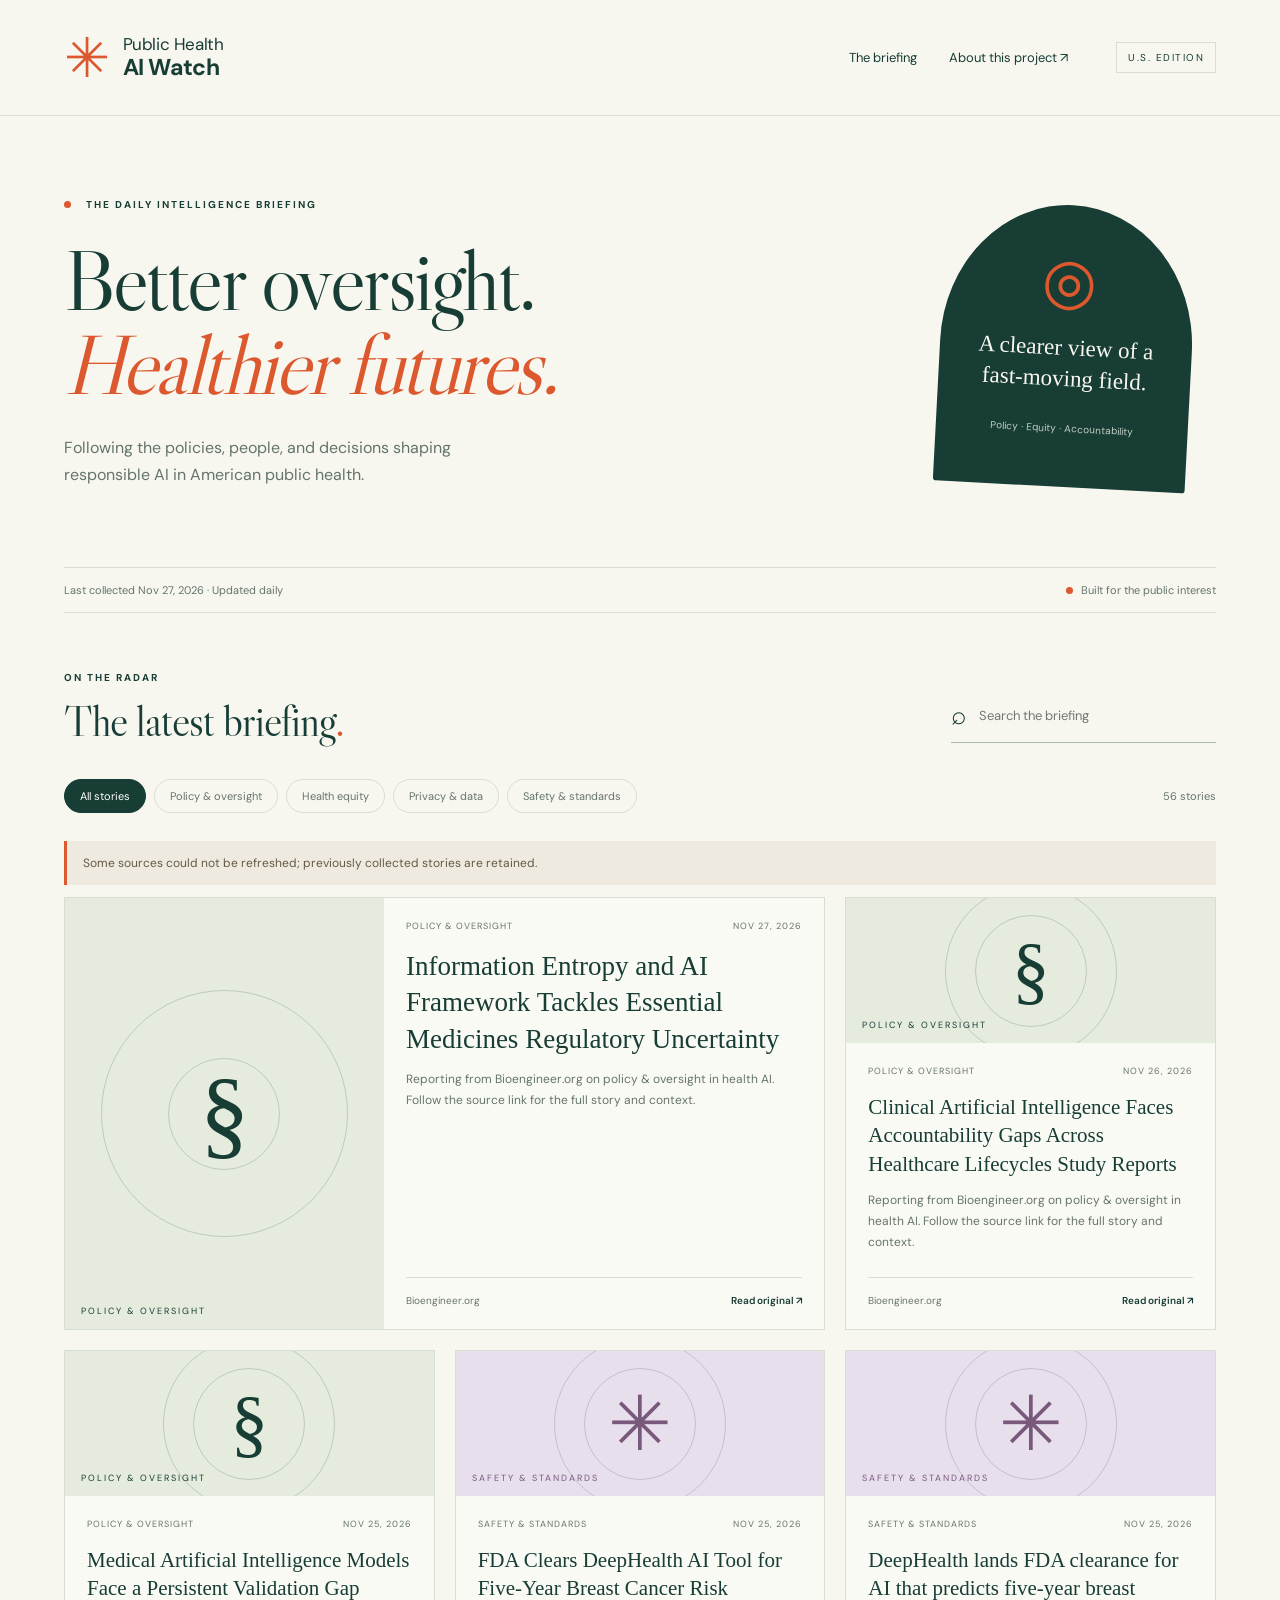
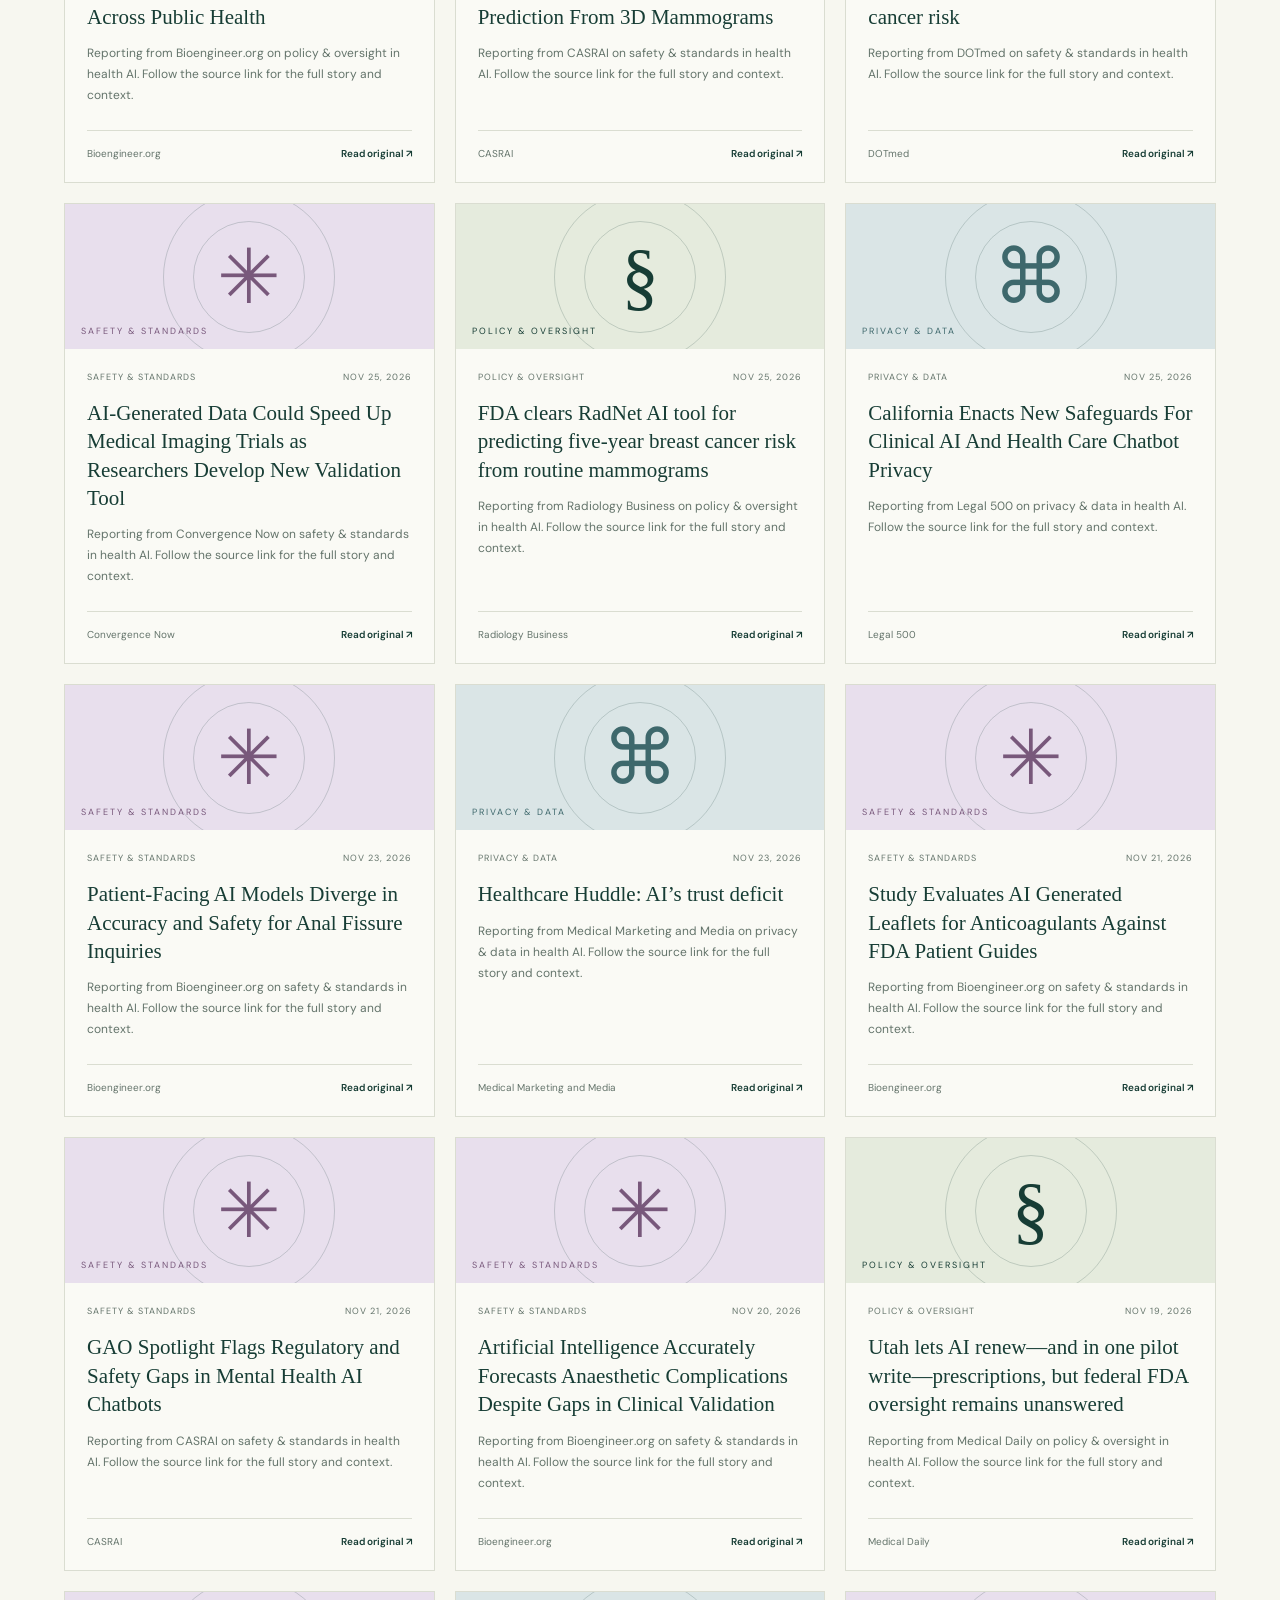
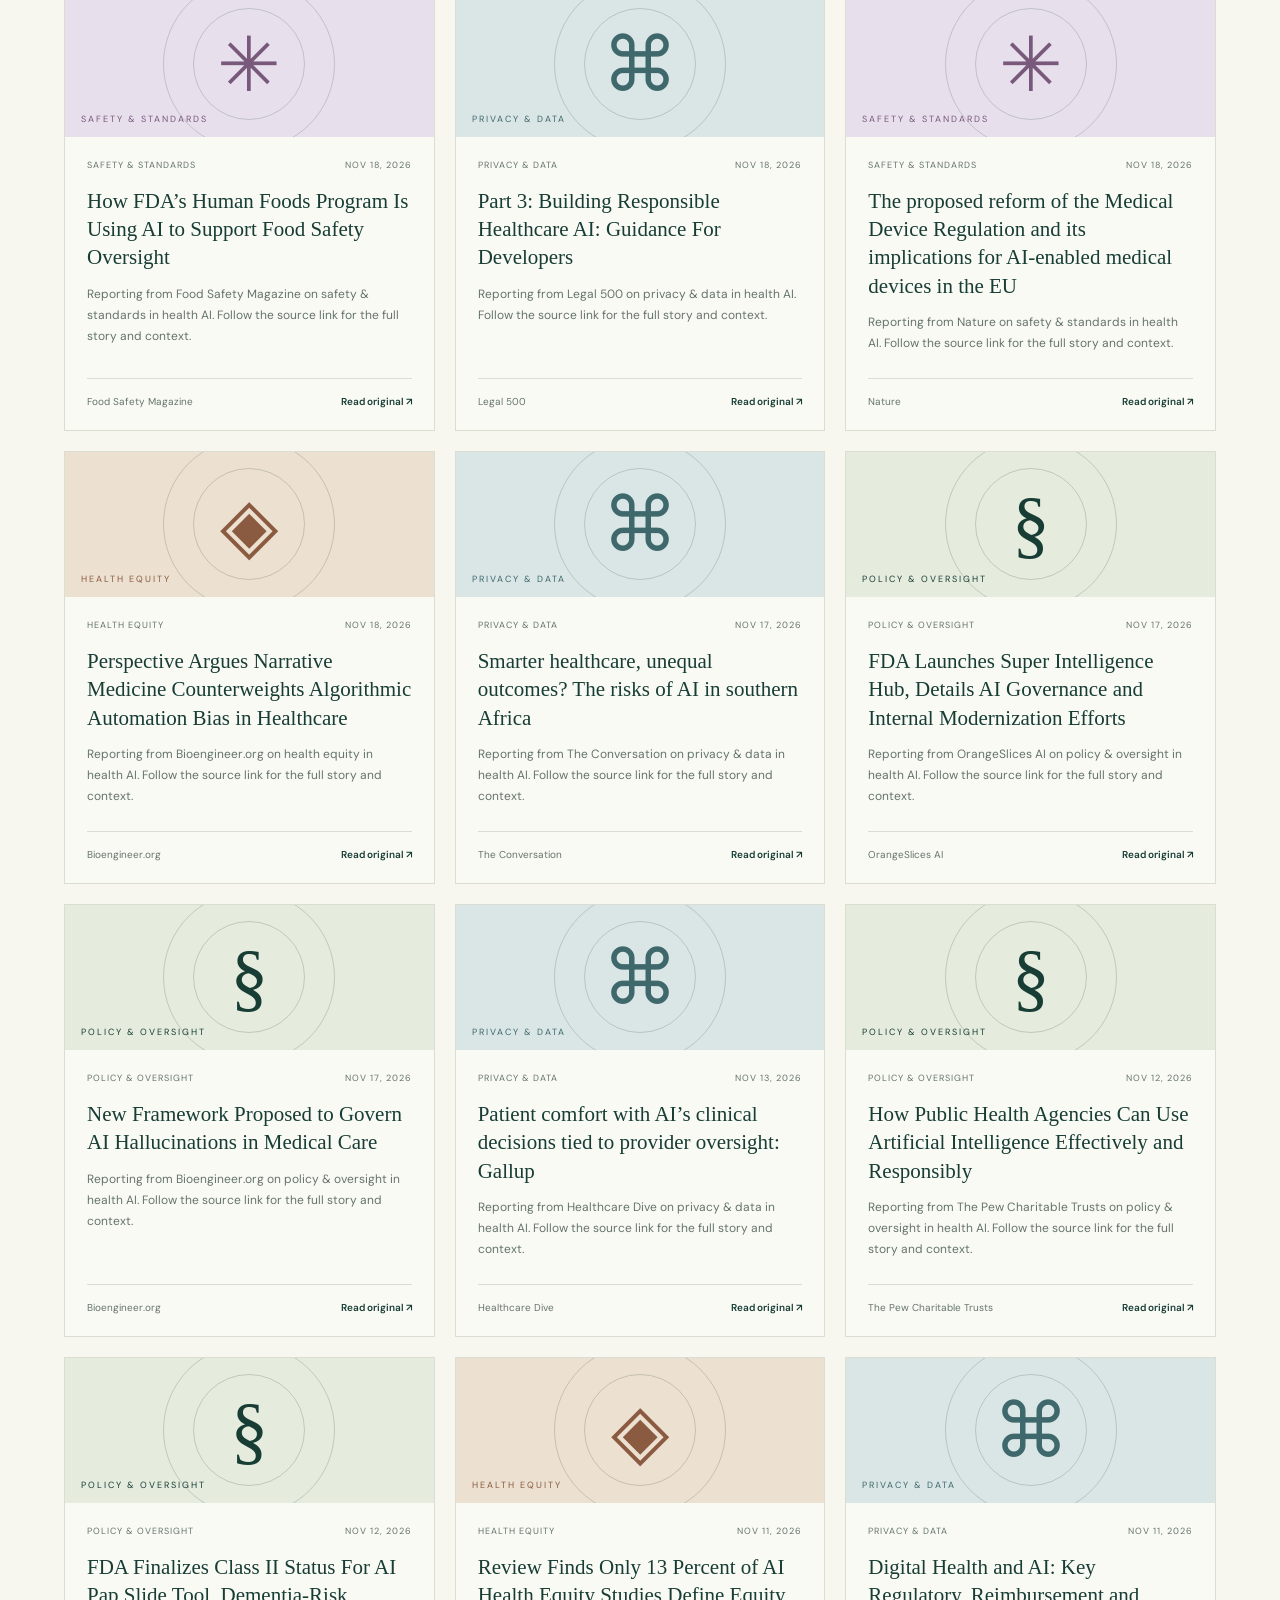
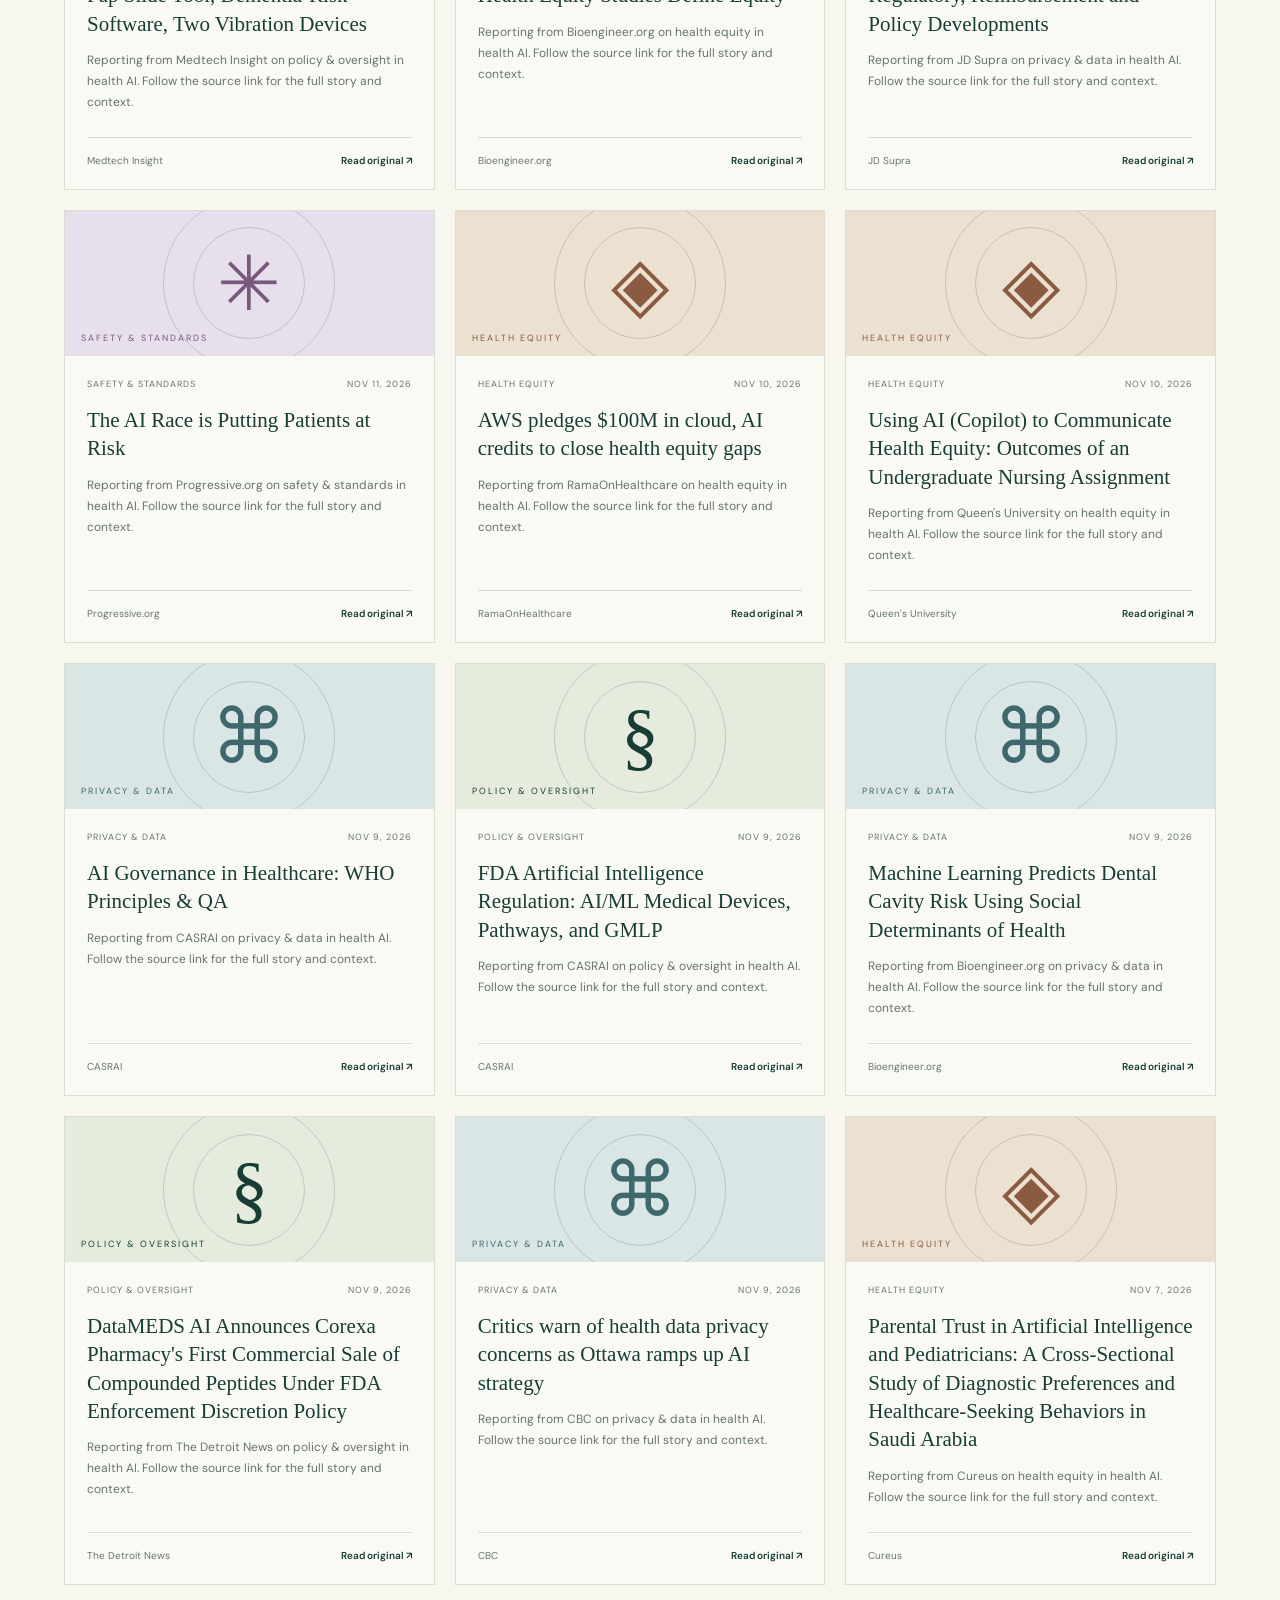
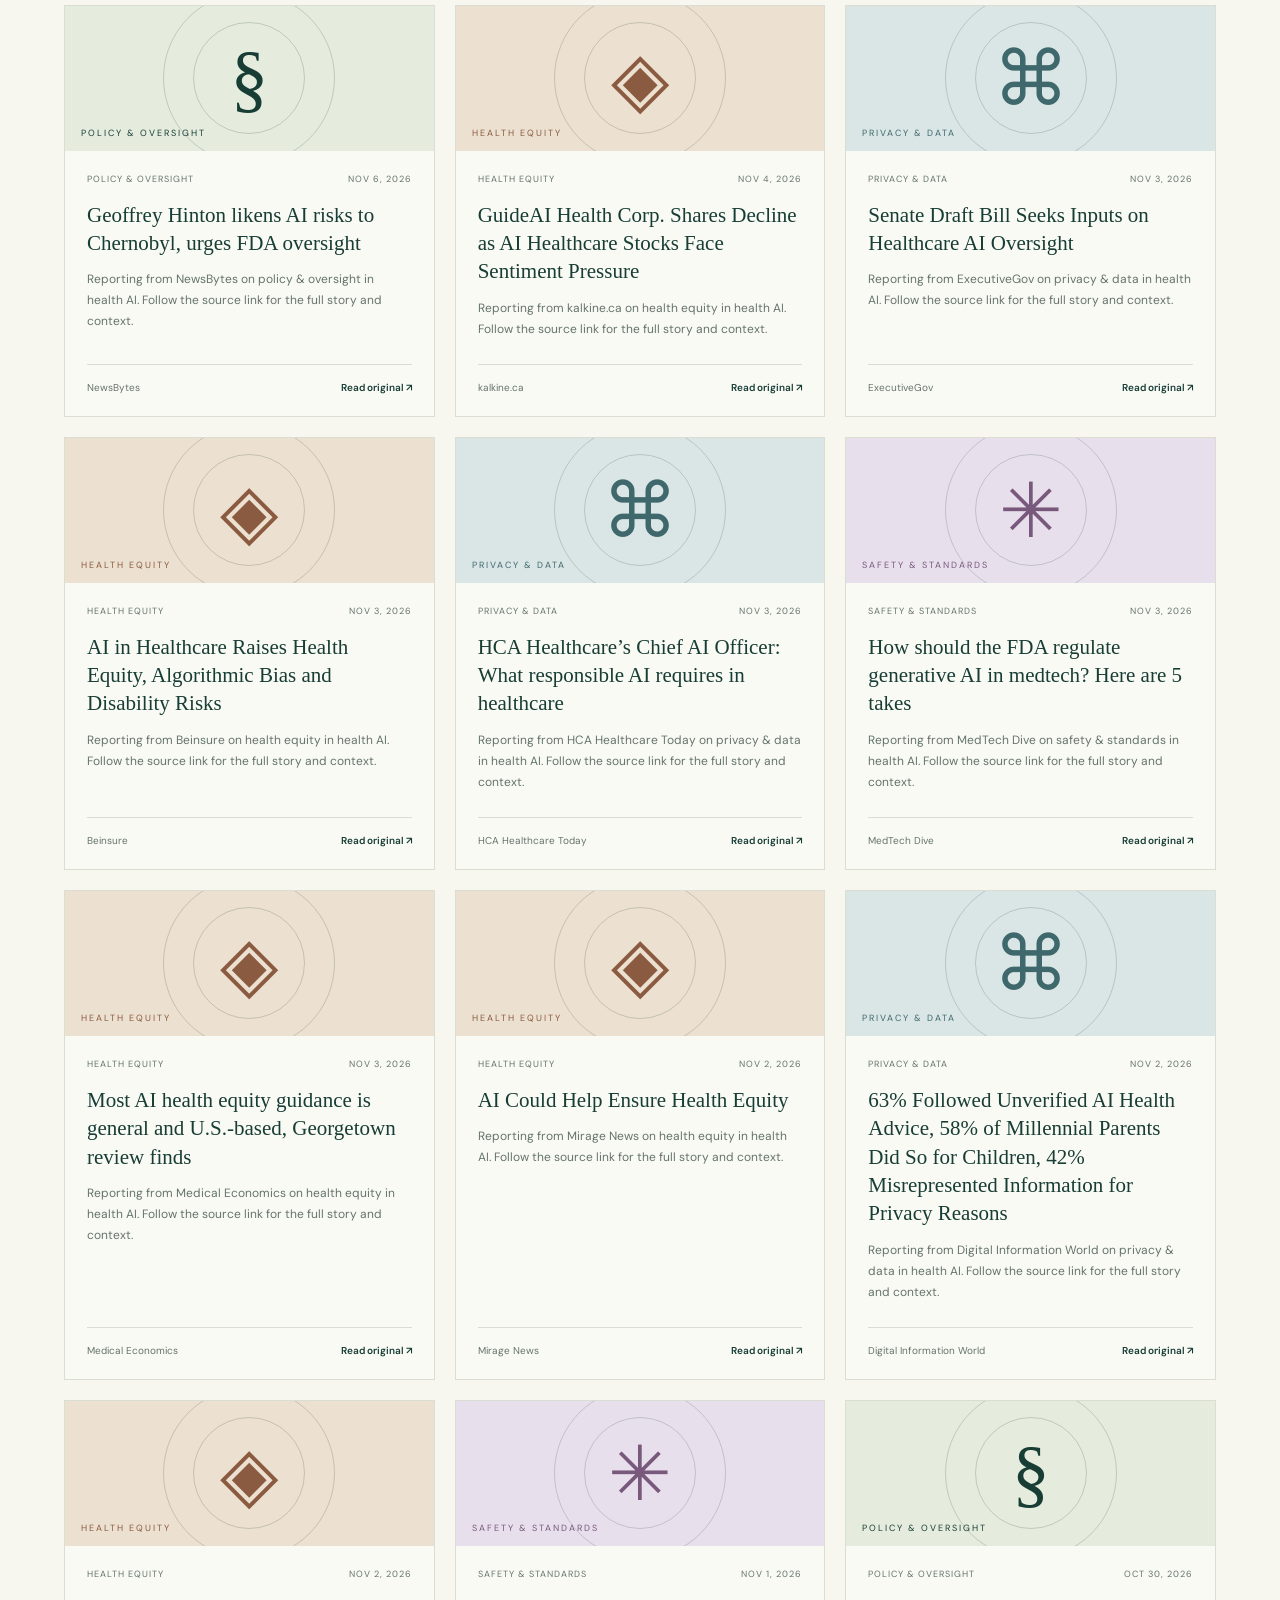
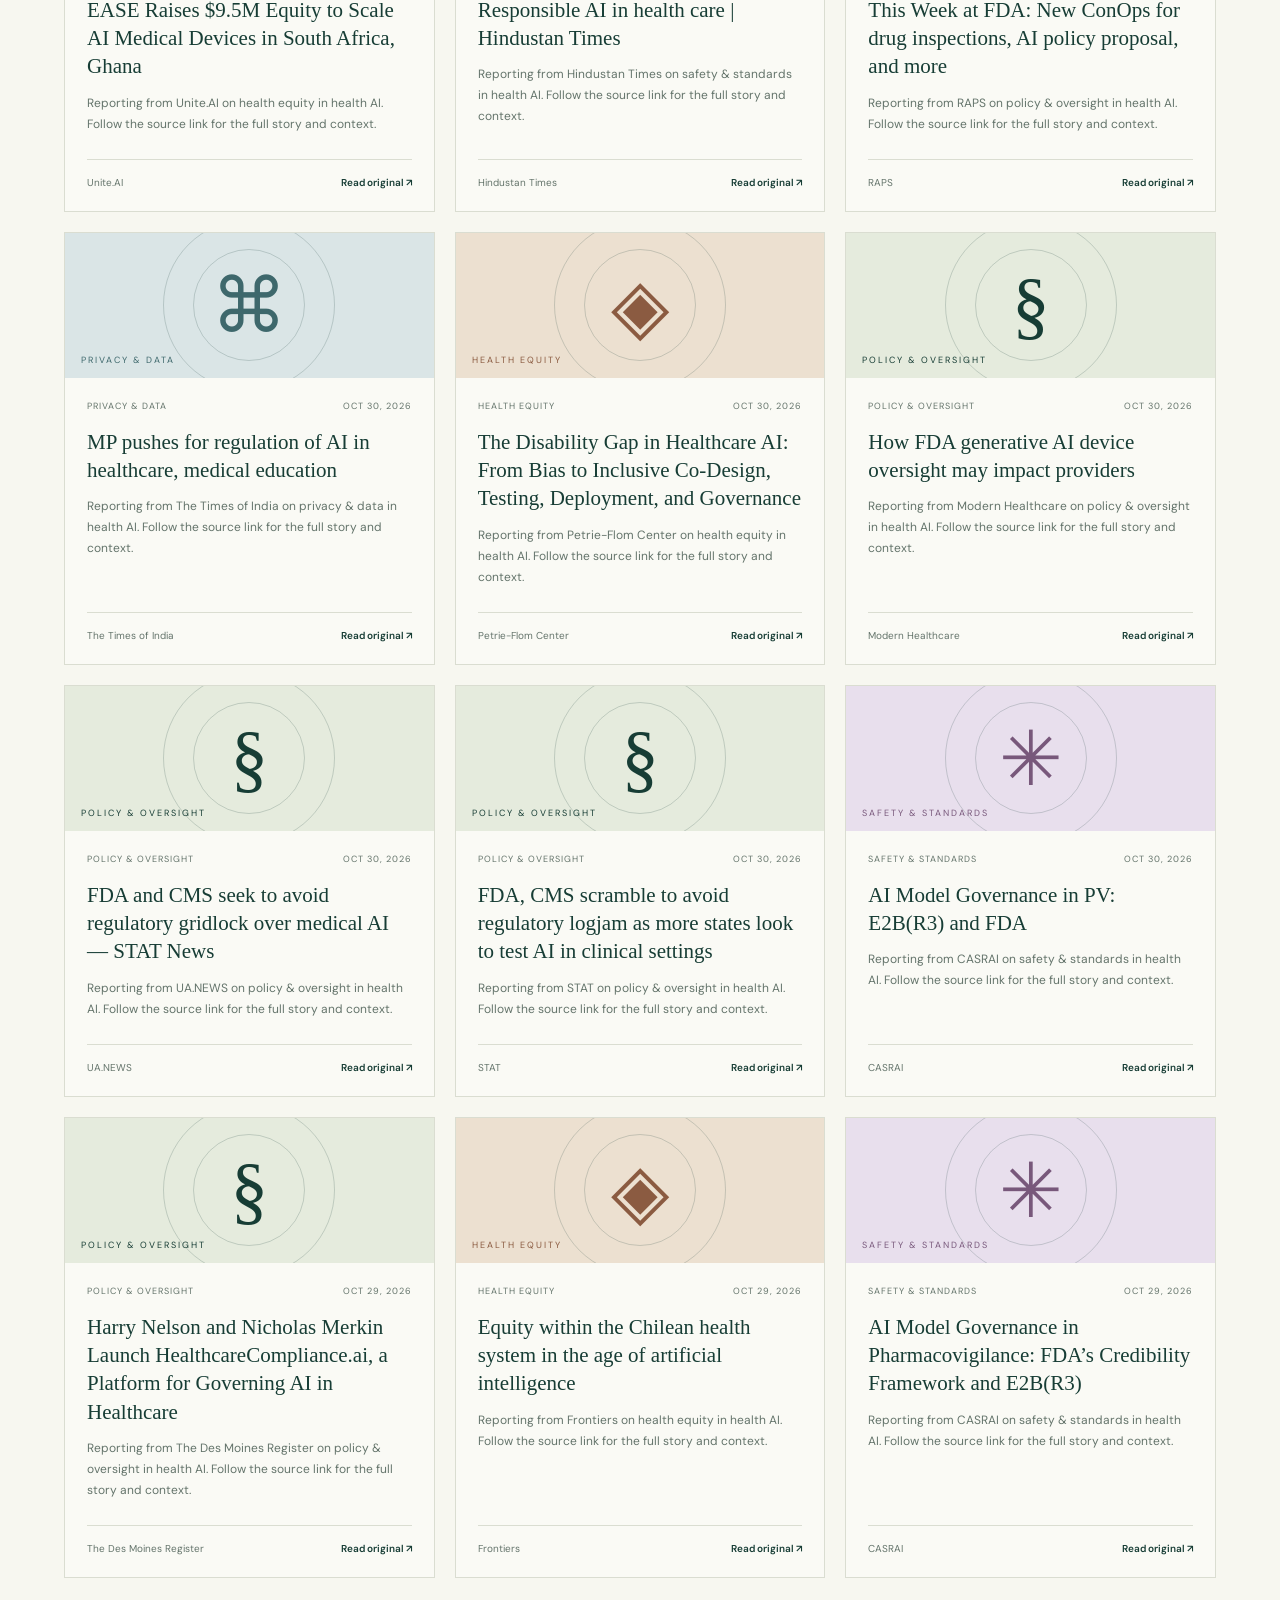
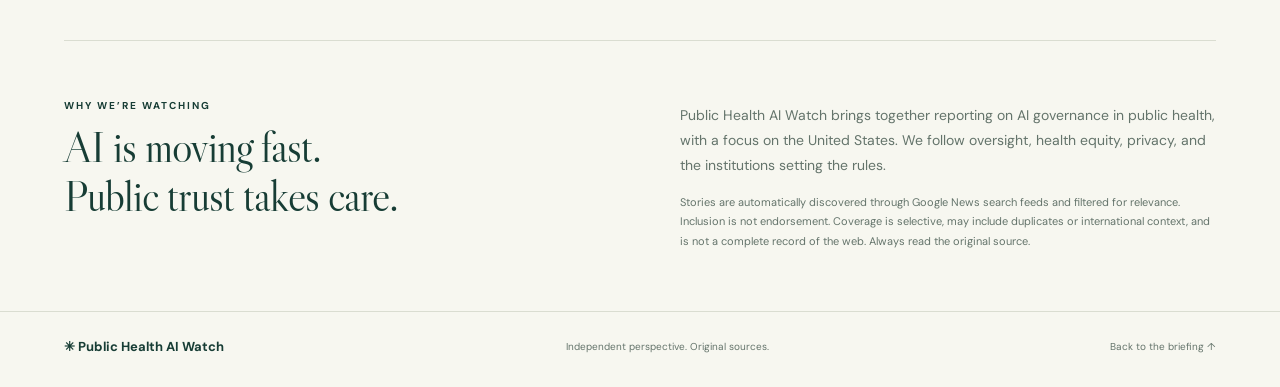
<file: index.html>
<!doctype html>
<html lang="en">
<head>
  <meta charset="utf-8"><meta name="viewport" content="width=device-width, initial-scale=1">
  <meta name="description" content="A daily briefing on artificial intelligence policy, oversight, and equity in U.S. public health.">
  <title>Public Health AI Watch</title>
  <link rel="stylesheet" href="styles.css">
  <script src="app.js" defer></script>
</head>
<body>
  <header class="masthead"><a class="brand" href="./"><span class="brand-icon" aria-hidden="true">✳</span><span>Public Health<br><strong>AI Watch</strong></span></a><nav aria-label="Main navigation"><a href="#briefing">The briefing</a><a href="#about">About this project <span aria-hidden="true">↗</span></a></nav><span class="edition">U.S. EDITION</span></header>
  <main>
    <section class="intro"><div><p class="eyebrow"><span class="dot"></span> THE DAILY INTELLIGENCE BRIEFING</p><h1>Better oversight.<br><em>Healthier futures.</em></h1><p class="lede">Following the policies, people, and decisions shaping responsible AI in American public health.</p></div><aside class="intro-note"><span class="note-icon" aria-hidden="true">◎</span><p>A clearer view of a<br>fast-moving field.</p><span>Policy · Equity · Accountability</span></aside></section>
    <div class="status-bar"><span id="updated">Daily collection · Original source reporting</span><span><span class="dot"></span> Built for the public interest</span></div>
    <section id="briefing" class="briefing" aria-labelledby="briefing-title"><div class="section-heading"><div><p class="eyebrow">ON THE RADAR</p><h2 id="briefing-title">The latest briefing<span class="heading-dot">.</span></h2></div><label class="search"><span aria-hidden="true">⌕</span><input id="search" type="search" placeholder="Search the briefing" aria-label="Search news stories"></label></div>
    <div class="filter-row"><div id="filters" class="filters" role="group" aria-label="Filter by topic"></div><span id="count" class="result-count" aria-live="polite"></span></div>
    <p id="notice" class="notice" hidden></p><div id="stories" class="story-grid" aria-live="polite"></div><div id="empty" class="empty" hidden><span aria-hidden="true">◎</span><h3>No stories here yet</h3><p>Try another topic or search term. New reporting is collected daily.</p></div>
    </section>
    <section id="about" class="about"><div><p class="eyebrow">WHY WE’RE WATCHING</p><h2>AI is moving fast.<br>Public trust takes care.</h2></div><div><p>Public Health AI Watch brings together reporting on AI governance in public health, with a focus on the United States. We follow oversight, health equity, privacy, and the institutions setting the rules.</p><p class="small">Stories are automatically discovered through Google News search feeds and filtered for relevance. Inclusion is not endorsement. Coverage is selective, may include duplicates or international context, and is not a complete record of the web. Always read the original source.</p></div></section>
  </main><footer><a class="footer-brand" href="./">✳ Public Health AI Watch</a><span>Independent perspective. Original sources.</span><a href="#briefing">Back to the briefing ↑</a></footer>
</body></html>
</file>
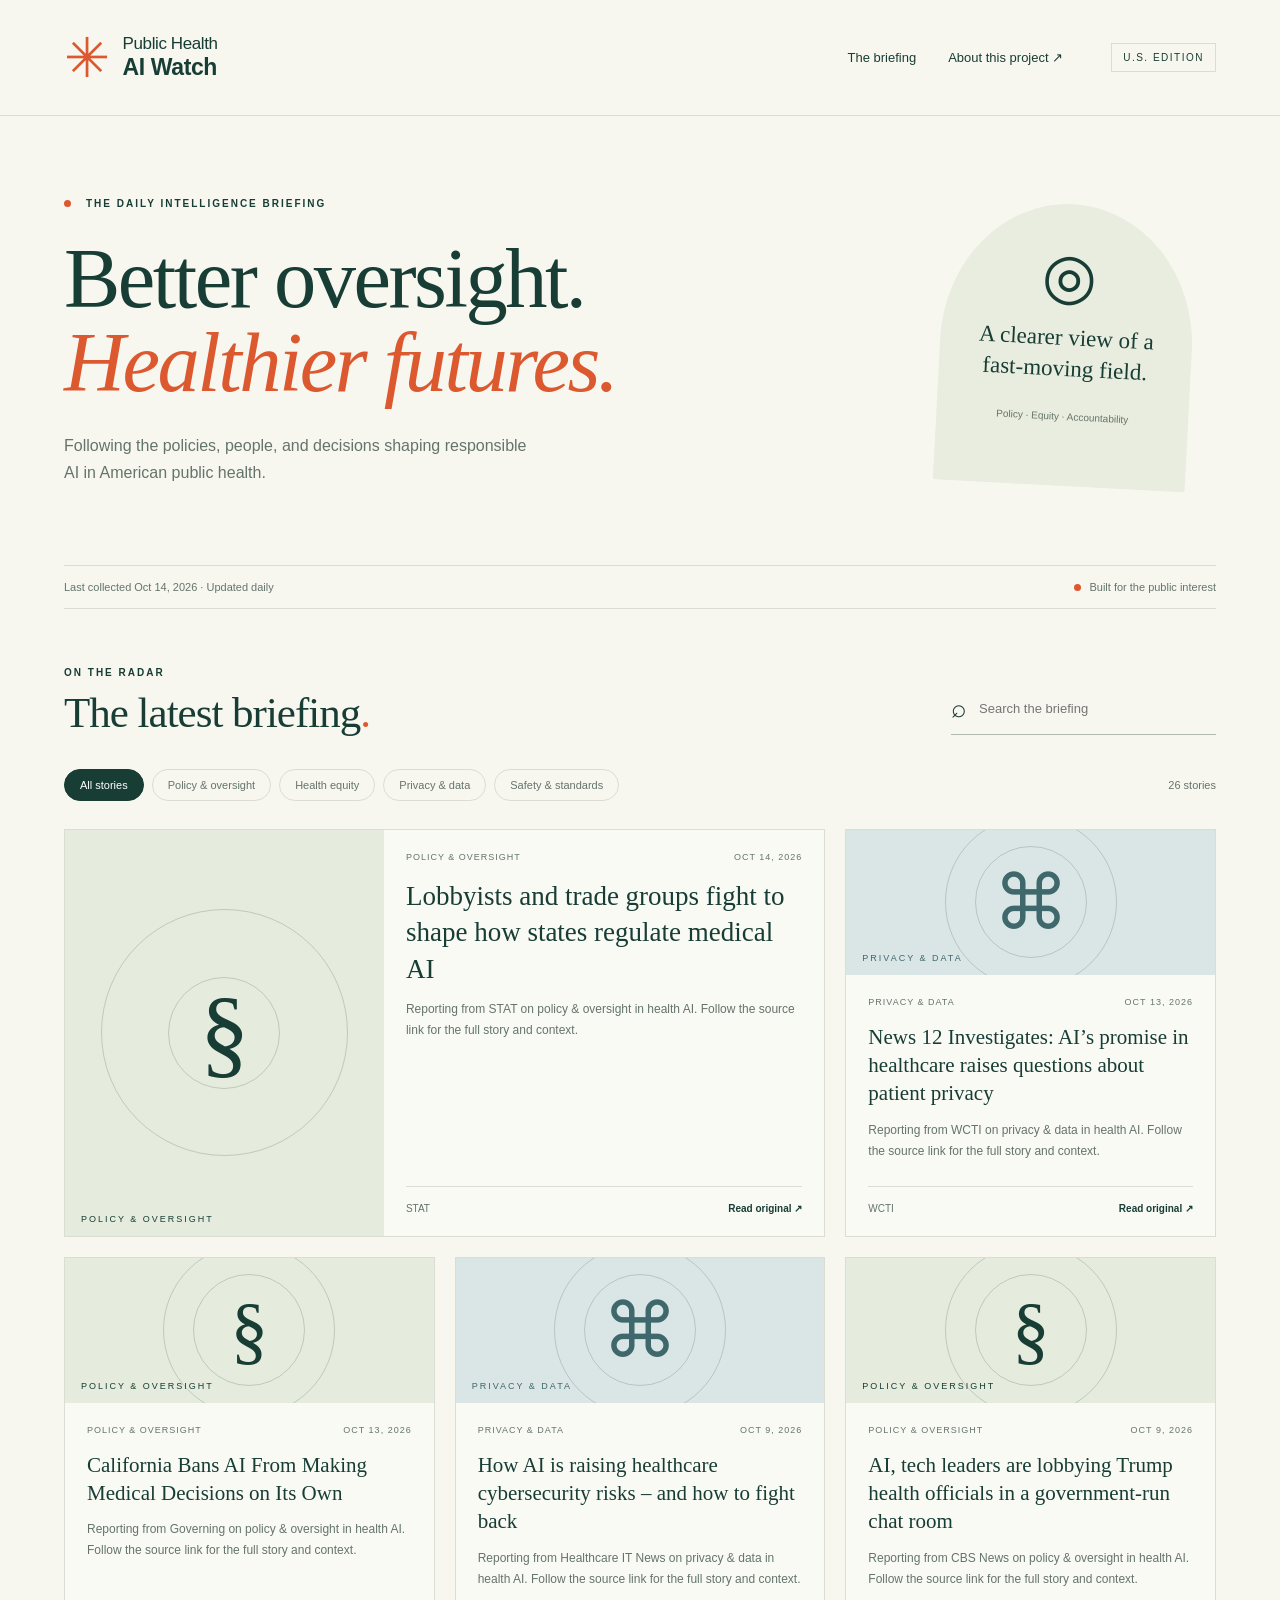
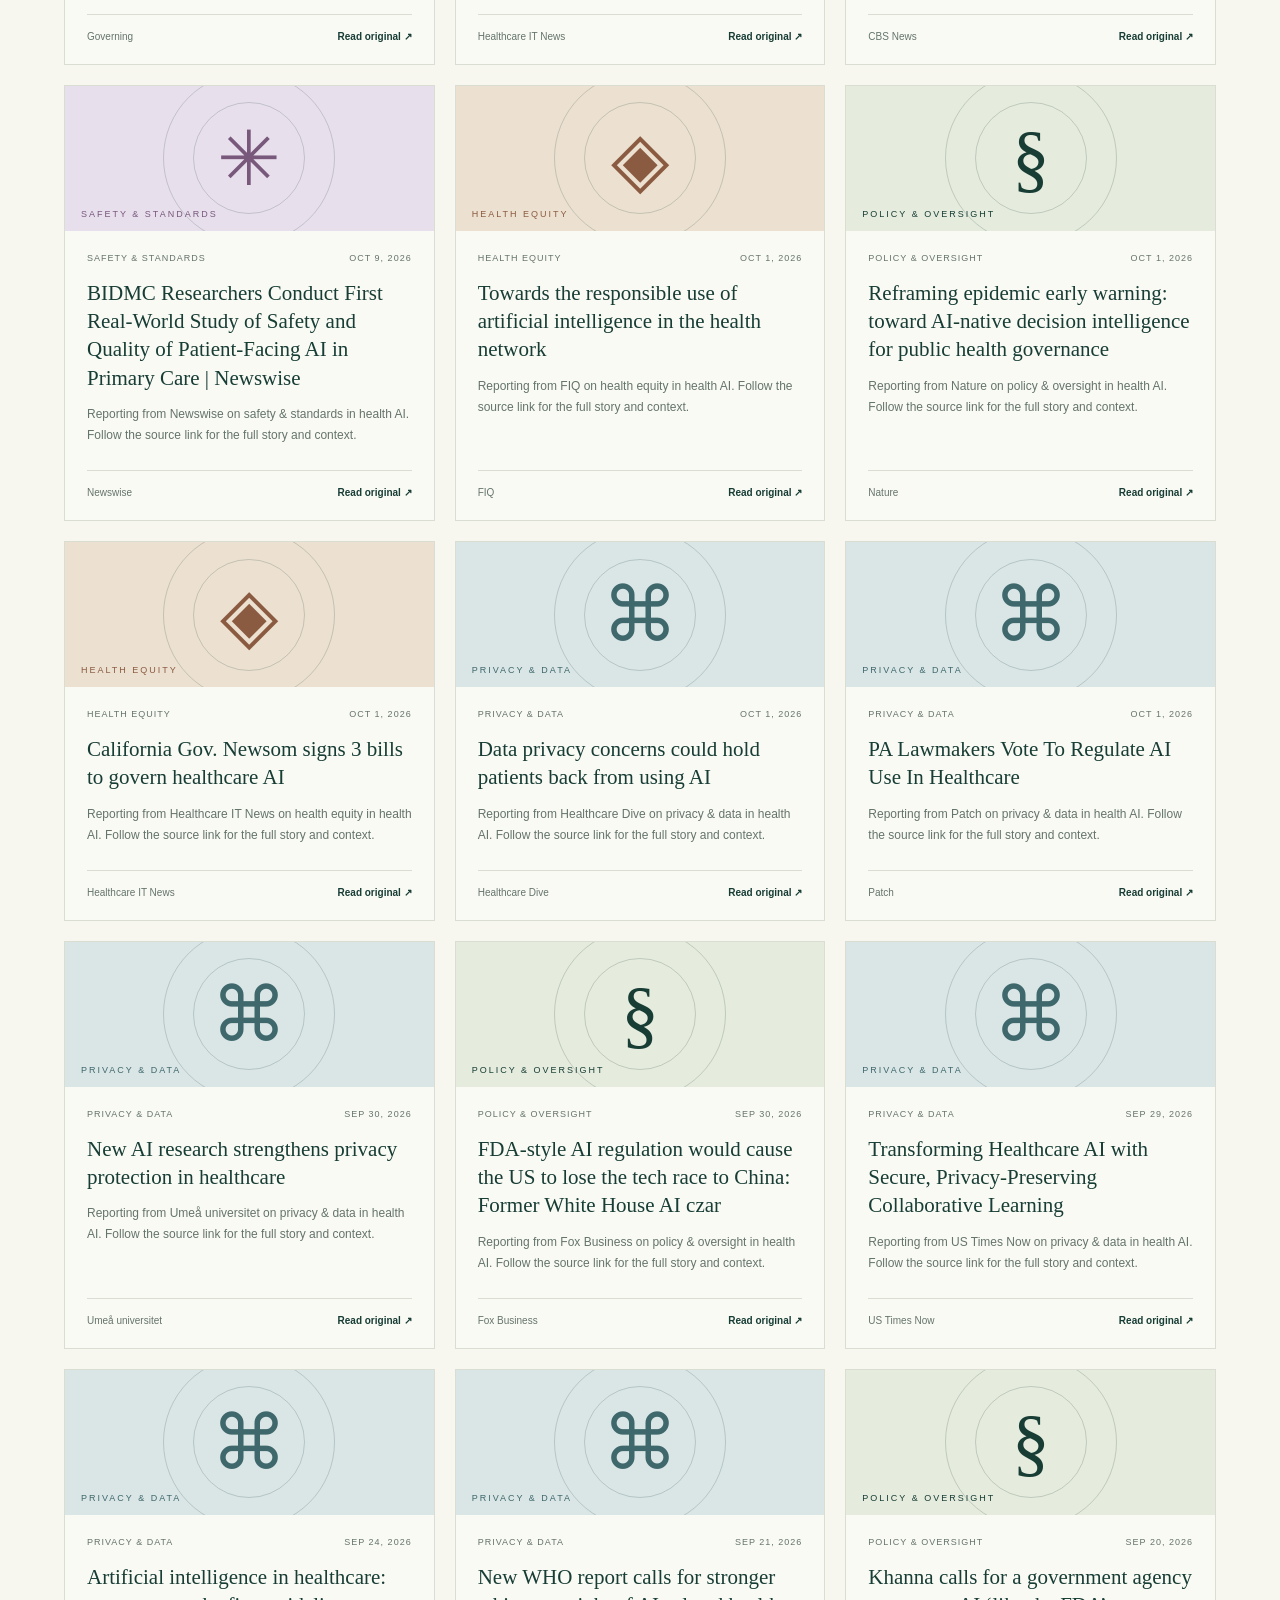
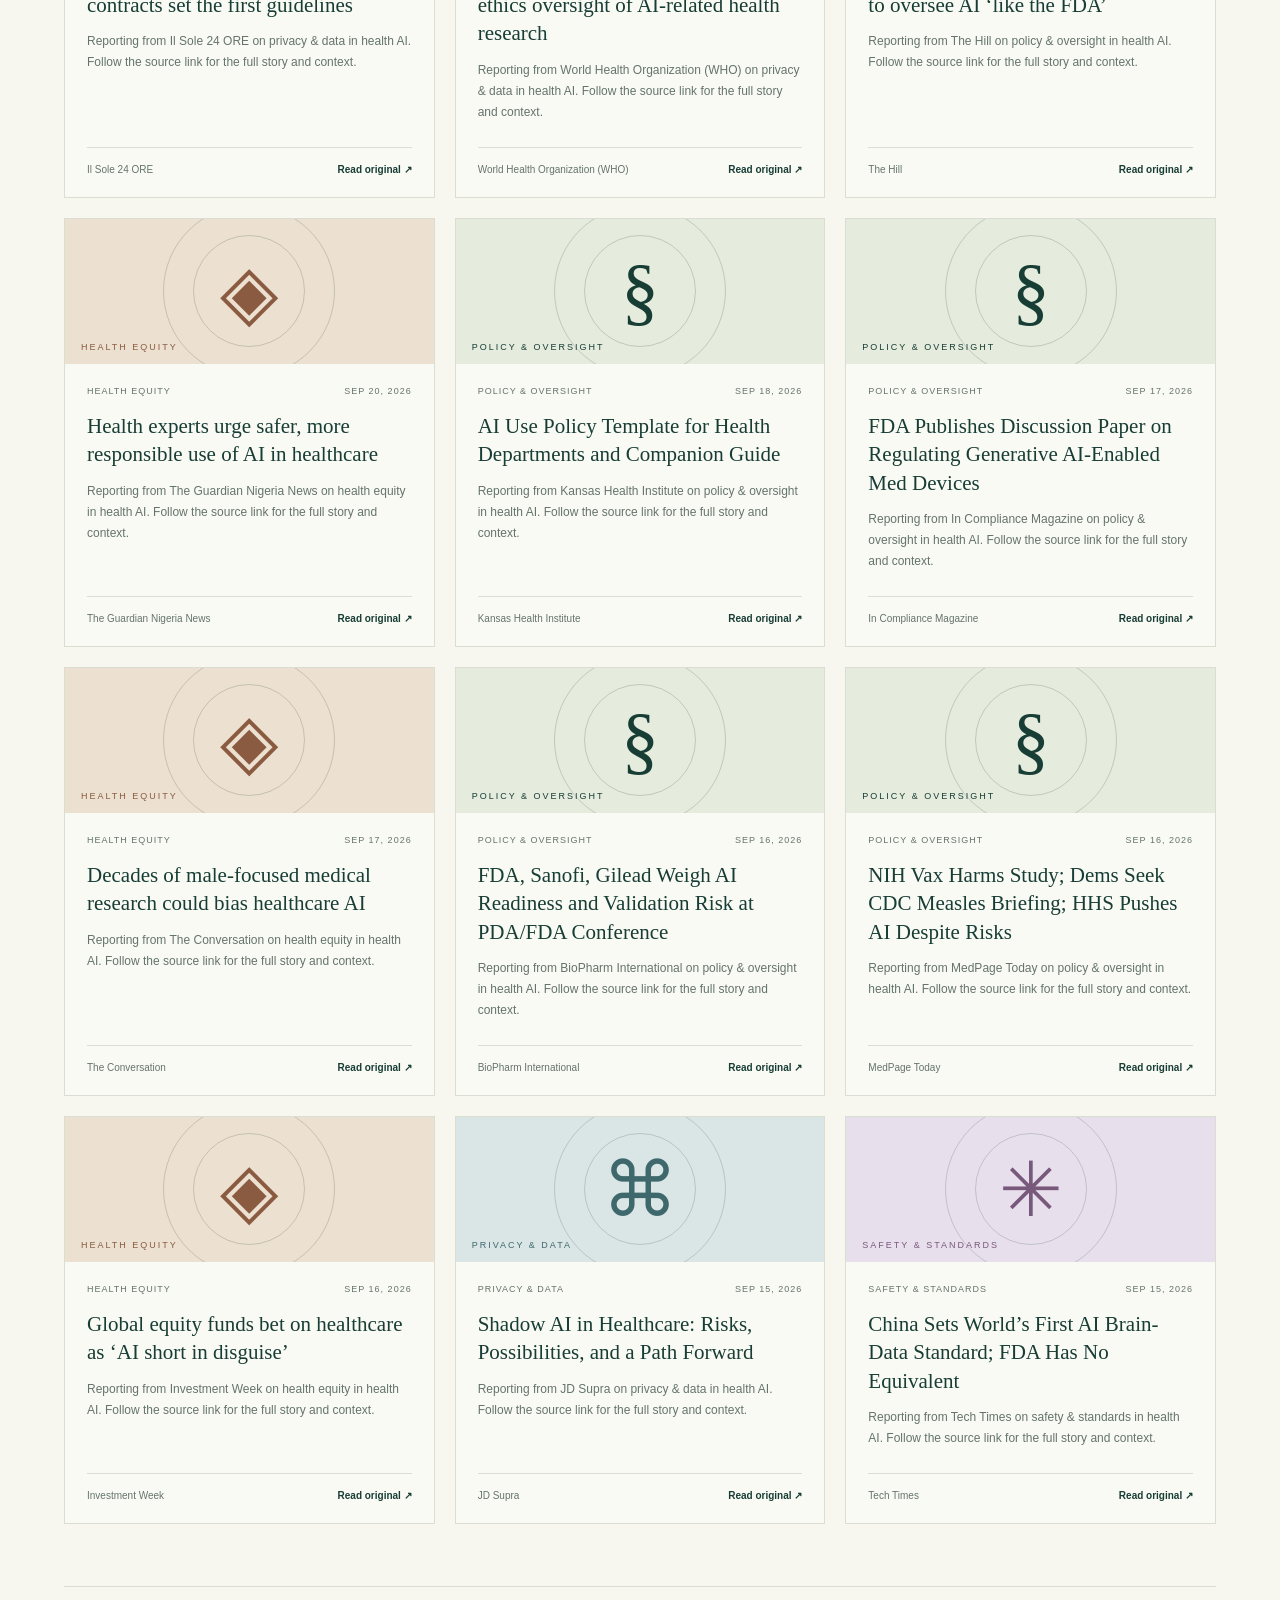
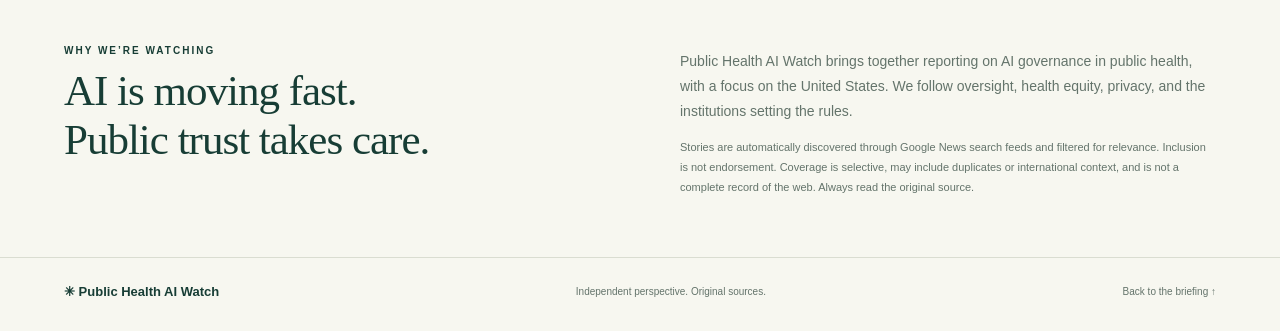
<file: preview.html>
<!doctype html>
<html lang="en">
<head>
  <meta charset="utf-8"><meta name="viewport" content="width=device-width, initial-scale=1">
  <meta name="description" content="A daily briefing on artificial intelligence policy, oversight, and equity in U.S. public health.">
  <title>Public Health AI Watch</title>
  <style>:root{--paper:#f7f7f0;--ink:#173d35;--muted:#64746b;--line:#daddd1;--orange:#dc582e;--green:#e9eddf}*{box-sizing:border-box}html{scroll-behavior:smooth;scroll-padding-top:24px}body{margin:0;background:var(--paper);color:var(--ink);font-family:'DM Sans',Arial,sans-serif}a{color:inherit}button,input{font:inherit}button,a,input{outline-offset:5px}a:focus-visible,button:focus-visible,input:focus-visible{outline:2px solid var(--orange)}.masthead,main,footer{max-width:1280px;margin:auto;padding-left:64px;padding-right:64px}.masthead{height:116px;display:flex;align-items:center;gap:48px;border-bottom:1px solid var(--line)}.brand{display:flex;align-items:center;gap:13px;text-decoration:none;font-size:17px;line-height:1.2;letter-spacing:-.4px}.brand strong{font-size:23px}.brand-icon{font-size:55px;color:var(--orange)}nav{display:flex;gap:32px;margin-left:auto;font-size:13px}nav a{text-decoration:none}.edition{border:1px solid var(--line);padding:8px 11px;font-size:10px;letter-spacing:1.5px}.intro{display:flex;justify-content:space-between;align-items:center;padding:72px 0 62px}.eyebrow{font-size:10px;font-weight:700;letter-spacing:2px;display:flex;align-items:center;gap:10px}.dot{display:inline-block;background:var(--orange);height:7px;width:7px;border-radius:50%;margin-right:5px}h1{font-family:'Libre Caslon Display',Georgia,serif;font-size:clamp(58px,6.6vw,88px);font-weight:400;line-height:.99;letter-spacing:-2.5px;margin:28px 0}h1 em{font-weight:400;color:var(--orange)}.lede{font-size:16px;line-height:1.7;max-width:470px;color:var(--muted)}.intro-note{background:var(--green);border-radius:50% 50% 3px 3px;width:252px;height:282px;text-align:center;padding:35px 15px;margin-right:24px;transform:rotate(3deg)}.note-icon{font-size:63px;font-weight:400}.intro-note p{font-family:Georgia,serif;font-size:23px;line-height:1.35;margin:10px 0 22px}.intro-note>span:last-child{font-size:10px;color:var(--muted)}.status-bar{border-top:1px solid var(--line);border-bottom:1px solid var(--line);display:flex;justify-content:space-between;padding:15px 0;font-size:11px;color:var(--muted)}.briefing{padding:48px 0 62px}.section-heading{display:flex;align-items:center;justify-content:space-between;gap:20px}h2{font-family:'Libre Caslon Display',Georgia,serif;font-size:43px;font-weight:400;letter-spacing:-1px;margin:10px 0 24px}.heading-dot{color:var(--orange)}.search{display:flex;align-items:center;gap:10px;border-bottom:1px solid #afbaae;padding:10px 0;width:265px}.search span{font-size:26px}.search input{border:0;background:transparent;min-width:0;width:100%;font-size:13px;color:var(--ink)}.filter-row{display:flex;justify-content:space-between;align-items:center;gap:16px;margin:8px 0 28px}.filters{display:flex;flex-wrap:wrap;gap:8px}.filters button{border:1px solid var(--line);border-radius:22px;padding:9px 15px;background:transparent;color:var(--muted);font-size:11px;cursor:pointer}.filters button[aria-pressed=true]{background:var(--ink);border-color:var(--ink);color:#fff}.filters button:hover{border-color:var(--ink)}.result-count{font-size:11px;color:var(--muted);white-space:nowrap}.story-grid{display:grid;grid-template-columns:repeat(3,1fr);gap:20px}.story{border:1px solid var(--line);display:flex;flex-direction:column;min-width:0;background:#fafaf5;transition:transform .2s,box-shadow .2s}.story:hover{transform:translateY(-3px);box-shadow:0 8px 24px #173d3510}.story-art{height:145px;position:relative;overflow:hidden;display:flex;align-items:center;justify-content:center;background:#e5ebdd}.story-art::before,.story-art::after{content:'';position:absolute;border:1px solid #173d3530;border-radius:50%;width:170px;height:170px}.story-art::after{width:110px;height:110px}.art-symbol{font-family:Georgia,serif;font-size:76px;z-index:1}.story-art.policy{background:#e5ebdd}.story-art.equity{background:#ece0d0;color:#8b5b41}.story-art.privacy{background:#dae5e6;color:#3e686c}.story-art.safety{background:#e8dfed;color:#78587b}.art-label{position:absolute;bottom:12px;left:16px;font-size:9px;letter-spacing:2px}.story-content{padding:22px;display:flex;flex-direction:column;flex:1}.story-meta{display:flex;justify-content:space-between;gap:8px;font-size:9px;text-transform:uppercase;letter-spacing:1px;color:var(--muted)}.story h3{font-family:Georgia,serif;font-weight:400;font-size:21px;line-height:1.35;margin:16px 0 12px}.story h3 a{text-decoration:none}.story h3 a:hover{text-decoration:underline}.story-description{font-size:12px;line-height:1.75;color:var(--muted);margin:0 0 24px}.story-bottom{border-top:1px solid var(--line);padding-top:16px;display:flex;align-items:center;justify-content:space-between;gap:10px;margin-top:auto;font-size:10px}.story-bottom a{text-decoration:none;font-weight:600}.story-bottom .source{color:var(--muted);overflow-wrap:anywhere}.notice{border-left:3px solid var(--orange);padding:12px 16px;background:#eeeadf;color:#655a46;font-size:12px;line-height:1.7}.empty{padding:50px;text-align:center;border:1px dashed var(--line)}.empty>span{font-size:40px}.empty p{color:var(--muted);font-size:13px}.about{border-top:1px solid var(--line);padding:48px 0;display:grid;grid-template-columns:1fr 1fr;gap:80px}.about h2{line-height:1.15}.about p:not(.eyebrow){font-size:14px;line-height:1.8;color:var(--muted)}.about p.small{font-size:11px}footer{border-top:1px solid var(--line);display:flex;align-items:center;justify-content:space-between;gap:24px;padding-top:26px;padding-bottom:32px;font-size:10px;color:var(--muted)}footer a{text-decoration:none}.footer-brand{font-size:13px;font-weight:700;color:var(--ink)}[hidden]{display:none!important}@media(min-width:1000px){.story:first-child{grid-column:span 2;display:grid;grid-template-columns:42% 1fr}.story:first-child .story-art{height:100%;min-height:315px}.story:first-child h3{font-size:27px}.story:first-child .story-art::before{width:245px;height:245px}.story:first-child .art-symbol{font-size:100px}}@media(max-width:800px){.masthead,main,footer{padding-left:24px;padding-right:24px}.masthead{height:95px;gap:15px}nav{gap:16px}nav a:last-child,.edition{display:none}.intro{padding:45px 0}.intro-note{width:185px;height:230px;margin:0}.intro-note p{font-size:19px}.intro-note>span:last-child{font-size:8px}.story-grid{grid-template-columns:repeat(2,1fr)}.about{gap:32px}.status-bar{font-size:9px}h2{font-size:35px}}@media(max-width:550px){.intro-note{display:none}h1{font-size:62px}.lede{font-size:14px}.status-bar>span:last-child{display:none}.section-heading{align-items:flex-start;flex-direction:column;gap:0}.search{width:100%;margin-bottom:22px}.filter-row{align-items:flex-start;flex-direction:column}.story-grid{grid-template-columns:1fr}.story-art{height:140px}.about{grid-template-columns:1fr;gap:0}footer{align-items:flex-start;flex-direction:column;gap:15px}.brand{font-size:14px}.brand strong{font-size:20px}nav{font-size:11px}h2{font-size:37px}}</style>
  
</head>
<body>
  <header class="masthead"><a class="brand" href="./"><span class="brand-icon" aria-hidden="true">✳</span><span>Public Health<br><strong>AI Watch</strong></span></a><nav aria-label="Main navigation"><a href="#briefing">The briefing</a><a href="#about">About this project <span aria-hidden="true">↗</span></a></nav><span class="edition">U.S. EDITION</span></header>
  <main>
    <section class="intro"><div><p class="eyebrow"><span class="dot"></span> THE DAILY INTELLIGENCE BRIEFING</p><h1>Better oversight.<br><em>Healthier futures.</em></h1><p class="lede">Following the policies, people, and decisions shaping responsible AI in American public health.</p></div><aside class="intro-note"><span class="note-icon" aria-hidden="true">◎</span><p>A clearer view of a<br>fast-moving field.</p><span>Policy · Equity · Accountability</span></aside></section>
    <div class="status-bar"><span id="updated">Daily collection · Original source reporting</span><span><span class="dot"></span> Built for the public interest</span></div>
    <section id="briefing" class="briefing" aria-labelledby="briefing-title"><div class="section-heading"><div><p class="eyebrow">ON THE RADAR</p><h2 id="briefing-title">The latest briefing<span class="heading-dot">.</span></h2></div><label class="search"><span aria-hidden="true">⌕</span><input id="search" type="search" placeholder="Search the briefing" aria-label="Search news stories"></label></div>
    <div class="filter-row"><div id="filters" class="filters" role="group" aria-label="Filter by topic"></div><span id="count" class="result-count" aria-live="polite"></span></div>
    <p id="notice" class="notice" hidden></p><div id="stories" class="story-grid" aria-live="polite"></div><div id="empty" class="empty" hidden><span aria-hidden="true">◎</span><h3>No stories here yet</h3><p>Try another topic or search term. New reporting is collected daily.</p></div>
    </section>
    <section id="about" class="about"><div><p class="eyebrow">WHY WE’RE WATCHING</p><h2>AI is moving fast.<br>Public trust takes care.</h2></div><div><p>Public Health AI Watch brings together reporting on AI governance in public health, with a focus on the United States. We follow oversight, health equity, privacy, and the institutions setting the rules.</p><p class="small">Stories are automatically discovered through Google News search feeds and filtered for relevance. Inclusion is not endorsement. Coverage is selective, may include duplicates or international context, and is not a complete record of the web. Always read the original source.</p></div></section>
  </main><footer><a class="footer-brand" href="./">✳ Public Health AI Watch</a><span>Independent perspective. Original sources.</span><a href="#briefing">Back to the briefing ↑</a></footer>
<script>window.PREVIEW_BRIEFING={"updatedAt": "2026-10-14T19:34:52.357587+00:00", "demo": false, "articles": [{"id": "5ed11ae57d74ca06", "title": "Lobbyists and trade groups fight to shape how states regulate medical AI", "url": "https://news.google.com/rss/articles/[base64]?oc=5", "source": "STAT", "publishedAt": "2026-10-14T08:36:35+00:00", "topic": "Policy & oversight", "description": "Reporting from STAT on policy & oversight in health AI. Follow the source link for the full story and context."}, {"id": "96999caac3c3f134", "title": "News 12 Investigates: AI’s promise in healthcare raises questions about patient privacy", "url": "https://news.google.com/rss/articles/[base64]?oc=5", "source": "WCTI", "publishedAt": "2026-10-13T23:12:44+00:00", "topic": "Privacy & data", "description": "Reporting from WCTI on privacy & data in health AI. Follow the source link for the full story and context."}, {"id": "4c62f3c157fa5c3a", "title": "California Bans AI From Making Medical Decisions on Its Own", "url": "https://news.google.com/rss/articles/[base64]?oc=5", "source": "Governing", "publishedAt": "2026-10-13T20:11:43+00:00", "topic": "Policy & oversight", "description": "Reporting from Governing on policy & oversight in health AI. Follow the source link for the full story and context."}, {"id": "bbe52940888e0215", "title": "How AI is raising healthcare cybersecurity risks – and how to fight back", "url": "https://news.google.com/rss/articles/[base64]?oc=5", "source": "Healthcare IT News", "publishedAt": "2026-10-09T16:39:44+00:00", "topic": "Privacy & data", "description": "Reporting from Healthcare IT News on privacy & data in health AI. Follow the source link for the full story and context."}, {"id": "3b2ccaf17c855adf", "title": "AI, tech leaders are lobbying Trump health officials in a government-run chat room", "url": "https://news.google.com/rss/articles/CBMif0FVX3lxTFBpM0xvN2FtdXdERExEVlBZYUtLYk9aTHFkRmNETnF4ZG9BYjhtQ19Fd29DRTVFYzZpd3FhcVZndWdiZ2ZNNVdzVmNwcDZEZk16MWVOdkpiY3pGZ3M4ZzlBVlhSZ0MtMThEc1VNTXB4ekVEVjhhajlpd0dPOVNGb2s?oc=5", "source": "CBS News", "publishedAt": "2026-10-09T09:00:11+00:00", "topic": "Policy & oversight", "description": "Reporting from CBS News on policy & oversight in health AI. Follow the source link for the full story and context."}, {"id": "17b1fe61831d609d", "title": "BIDMC Researchers Conduct First Real-World Study of Safety and Quality of Patient-Facing AI in Primary Care | Newswise", "url": "https://news.google.com/rss/articles/[base64]?oc=5", "source": "Newswise", "publishedAt": "2026-10-09T00:10:00+00:00", "topic": "Safety & standards", "description": "Reporting from Newswise on safety & standards in health AI. Follow the source link for the full story and context."}, {"id": "811f4a15060a678b", "title": "Towards the responsible use of artificial intelligence in the health network", "url": "https://news.google.com/rss/articles/[base64]?oc=5", "source": "FIQ", "publishedAt": "2026-10-01T19:55:34+00:00", "topic": "Health equity", "description": "Reporting from FIQ on health equity in health AI. Follow the source link for the full story and context."}, {"id": "724e495a14862258", "title": "Reframing epidemic early warning: toward AI-native decision intelligence for public health governance", "url": "https://news.google.com/rss/articles/CBMiX0FVX3lxTFBMZi1ERzh6X1ljSlBUSVd4Y0FhM0pVZG5LNVRheEowMEJZeTUwd0VBcm9ONUs3TlBwQW5iVjc3RUdvZlFRalRMQXJHeFZjajAwMXVOTktrTElPcGNwUWxn?oc=5", "source": "Nature", "publishedAt": "2026-10-01T07:00:00+00:00", "topic": "Policy & oversight", "description": "Reporting from Nature on policy & oversight in health AI. Follow the source link for the full story and context."}, {"id": "8ab0d20a6e0d4d4d", "title": "California Gov. Newsom signs 3 bills to govern healthcare AI", "url": "https://news.google.com/rss/articles/[base64]?oc=5", "source": "Healthcare IT News", "publishedAt": "2026-10-01T07:00:00+00:00", "topic": "Health equity", "description": "Reporting from Healthcare IT News on health equity in health AI. Follow the source link for the full story and context."}, {"id": "a3c0130b75e6a316", "title": "Data privacy concerns could hold patients back from using AI", "url": "https://news.google.com/rss/articles/[base64]?oc=5", "source": "Healthcare Dive", "publishedAt": "2026-10-01T07:00:00+00:00", "topic": "Privacy & data", "description": "Reporting from Healthcare Dive on privacy & data in health AI. Follow the source link for the full story and context."}, {"id": "ca40200f0d67cdac", "title": "PA Lawmakers Vote To Regulate AI Use In Healthcare", "url": "https://news.google.com/rss/articles/CBMijwFBVV95cUxQYkptWTJOZjdQU0FZLVFUZGhCdTdQa2daNmR1VktzWi10NGpLd0JyTGR4WUdpb1pCcXp5ZFdHV1duZlNEbmJSaU5qeHhjNkRuY1J3MnZXSzAzdmVqSTh5V0xqX3hnSll4X1VmdDZBQXh5U3RrbE9kV2FXRGUyVVZjNzlQYXJpYVB2WmF3OGVTaw?oc=5", "source": "Patch", "publishedAt": "2026-10-01T07:00:00+00:00", "topic": "Privacy & data", "description": "Reporting from Patch on privacy & data in health AI. Follow the source link for the full story and context."}, {"id": "f111aa8a2a85fe0a", "title": "New AI research strengthens privacy protection in healthcare", "url": "https://news.google.com/rss/articles/[base64]?oc=5", "source": "Umeå universitet", "publishedAt": "2026-09-30T09:44:40+00:00", "topic": "Privacy & data", "description": "Reporting from Umeå universitet on privacy & data in health AI. Follow the source link for the full story and context."}, {"id": "69afdbcf018350f3", "title": "FDA-style AI regulation would cause the US to lose the tech race to China: Former White House AI czar", "url": "https://news.google.com/rss/articles/CBMiW0FVX3lxTE1uOTNaUTBnWHgxbThGdUxVd0ZyMWdsUFFXekd4X1Q5S05kdXJjTnNNaTJyalk1S1Y3T2RabjFXdG5rVHVib3dvQjY3VGUwbHBTMTZHeWJzVHNRNzQ?oc=5", "source": "Fox Business", "publishedAt": "2026-09-30T07:00:00+00:00", "topic": "Policy & oversight", "description": "Reporting from Fox Business on policy & oversight in health AI. Follow the source link for the full story and context."}, {"id": "1effa8460a7d995a", "title": "Transforming Healthcare AI with Secure, Privacy-Preserving Collaborative Learning", "url": "https://news.google.com/rss/articles/[base64]?oc=5", "source": "US Times Now", "publishedAt": "2026-09-29T07:00:00+00:00", "topic": "Privacy & data", "description": "Reporting from US Times Now on privacy & data in health AI. Follow the source link for the full story and context."}, {"id": "c77d9ba9ddae16bc", "title": "Artificial intelligence in healthcare: contracts set the first guidelines", "url": "https://news.google.com/rss/articles/[base64]?oc=5", "source": "Il Sole 24 ORE", "publishedAt": "2026-09-24T07:00:00+00:00", "topic": "Privacy & data", "description": "Reporting from Il Sole 24 ORE on privacy & data in health AI. Follow the source link for the full story and context."}, {"id": "6a74f1958f264acd", "title": "New WHO report calls for stronger ethics oversight of AI-related health research", "url": "https://news.google.com/rss/articles/[base64]?oc=5", "source": "World Health Organization (WHO)", "publishedAt": "2026-09-21T07:00:00+00:00", "topic": "Privacy & data", "description": "Reporting from World Health Organization (WHO) on privacy & data in health AI. Follow the source link for the full story and context."}, {"id": "dd971a0eb6a69840", "title": "Khanna calls for a government agency to oversee AI ‘like the FDA’", "url": "https://news.google.com/rss/articles/[base64]?oc=5", "source": "The Hill", "publishedAt": "2026-09-20T07:00:00+00:00", "topic": "Policy & oversight", "description": "Reporting from The Hill on policy & oversight in health AI. Follow the source link for the full story and context."}, {"id": "38c2288aee0e576d", "title": "Health experts urge safer, more responsible use of AI in healthcare", "url": "https://news.google.com/rss/articles/[base64]?oc=5", "source": "The Guardian Nigeria News", "publishedAt": "2026-09-20T07:00:00+00:00", "topic": "Health equity", "description": "Reporting from The Guardian Nigeria News on health equity in health AI. Follow the source link for the full story and context."}, {"id": "38b447841e0823b8", "title": "AI Use Policy Template for Health Departments and Companion Guide", "url": "https://news.google.com/rss/articles/[base64]?oc=5", "source": "Kansas Health Institute", "publishedAt": "2026-09-18T07:00:00+00:00", "topic": "Policy & oversight", "description": "Reporting from Kansas Health Institute on policy & oversight in health AI. Follow the source link for the full story and context."}, {"id": "0fedf995df763dde", "title": "FDA Publishes Discussion Paper on Regulating Generative AI-Enabled Med Devices", "url": "https://news.google.com/rss/articles/[base64]?oc=5", "source": "In Compliance Magazine", "publishedAt": "2026-09-17T07:00:00+00:00", "topic": "Policy & oversight", "description": "Reporting from In Compliance Magazine on policy & oversight in health AI. Follow the source link for the full story and context."}, {"id": "009af830f31d7eeb", "title": "Decades of male-focused medical research could bias healthcare AI", "url": "https://news.google.com/rss/articles/[base64]?oc=5", "source": "The Conversation", "publishedAt": "2026-09-17T07:00:00+00:00", "topic": "Health equity", "description": "Reporting from The Conversation on health equity in health AI. Follow the source link for the full story and context."}, {"id": "f9f6c159e3cb593a", "title": "FDA, Sanofi, Gilead Weigh AI Readiness and Validation Risk at PDA/FDA Conference", "url": "https://news.google.com/rss/articles/[base64]?oc=5", "source": "BioPharm International", "publishedAt": "2026-09-16T23:51:01+00:00", "topic": "Policy & oversight", "description": "Reporting from BioPharm International on policy & oversight in health AI. Follow the source link for the full story and context."}, {"id": "8faa5a2b7fffc4dd", "title": "NIH Vax Harms Study; Dems Seek CDC Measles Briefing; HHS Pushes AI Despite Risks", "url": "https://news.google.com/rss/articles/CBMieEFVX3lxTE1SN0s3VzZEUl8xN3hTd2pLd3UwZE5VZFExVllQNDEwbUdZTmx6QVB5T3d2Rk03ZDAteTNFelVXMTNXVkt2Q1VsLXlPMG5hNE9pd0ZkTFBEd3pUNUFIR0V4RnVoNHV0RVlzTDJwUFF3bFZQVXhWRjVpTA?oc=5", "source": "MedPage Today", "publishedAt": "2026-09-16T07:00:00+00:00", "topic": "Policy & oversight", "description": "Reporting from MedPage Today on policy & oversight in health AI. Follow the source link for the full story and context."}, {"id": "b11c12550956b51e", "title": "Global equity funds bet on healthcare as ‘AI short in disguise’", "url": "https://news.google.com/rss/articles/[base64]?oc=5", "source": "Investment Week", "publishedAt": "2026-09-16T07:00:00+00:00", "topic": "Health equity", "description": "Reporting from Investment Week on health equity in health AI. Follow the source link for the full story and context."}, {"id": "ebc2352badf490c9", "title": "Shadow AI in Healthcare: Risks, Possibilities, and a Path Forward", "url": "https://news.google.com/rss/articles/CBMifEFVX3lxTE5PS2pSVlQzM29JUFJGaEFBVV80RmNHSThLNURib0p2QXV0YzNDUVl1aHEwcnRlZWs4WTMtbnR1Slg3cWhQYUFQV3lzblRCUjhLTUJqeFI1NGQ2S2Y0Y1R4RHZOakhvbTdoTVRSRFg2NldXMmxDUXRzejQycGs?oc=5", "source": "JD Supra", "publishedAt": "2026-09-15T07:00:00+00:00", "topic": "Privacy & data", "description": "Reporting from JD Supra on privacy & data in health AI. Follow the source link for the full story and context."}, {"id": "2123c7db35795377", "title": "China Sets World’s First AI Brain-Data Standard; FDA Has No Equivalent", "url": "https://news.google.com/rss/articles/[base64]?oc=5", "source": "Tech Times", "publishedAt": "2026-09-15T07:00:00+00:00", "topic": "Safety & standards", "description": "Reporting from Tech Times on safety & standards in health AI. Follow the source link for the full story and context."}], "warning": null};</script><script>const topics = ['All stories', 'Policy & oversight', 'Health equity', 'Privacy & data', 'Safety & standards'];
const art = {'Policy & oversight':['policy','§'], 'Health equity':['equity','◈'], 'Privacy & data':['privacy','⌘'], 'Safety & standards':['safety','✳']};
let articles = [], active = topics[0];
const el = id => document.getElementById(id);
const date = value => new Intl.DateTimeFormat('en-US',{month:'short',day:'numeric',year:'numeric'}).format(new Date(value));
function safeLink(value) {try {const u=new URL(value);return u.protocol==='https:' ? u.href : null;}catch{return null;}}
function node(tag, cls, text) {const n=document.createElement(tag);if(cls)n.className=cls;if(text)n.textContent=text;return n;}
function render() {
  const query=el('search').value.trim().toLowerCase();
  const selected=articles.filter(a => (active===topics[0] || a.topic===active) && `${a.title} ${a.source} ${a.description} ${a.topic}`.toLowerCase().includes(query));
  el('stories').replaceChildren(); el('count').textContent=`${selected.length} ${selected.length===1?'story':'stories'}`;el('empty').hidden=selected.length>0;
  for(const a of selected){
    const href=safeLink(a.url);if(!href)continue;
    const [style,symbol]=art[a.topic]||art[topics[1]];
    const card=node('article','story'), graphic=node('div',`story-art ${style}`);graphic.setAttribute('aria-hidden','true');graphic.append(node('span','art-symbol',symbol),node('span','art-label',a.topic.toUpperCase()));
    const body=node('div','story-content'), meta=node('div','story-meta');meta.append(node('span','',a.topic),node('span','',date(a.publishedAt)));
    const heading=node('h3'), link=node('a','',a.title);link.href=href;link.target='_blank';link.rel='noopener noreferrer';heading.append(link);
    const bottom=node('div','story-bottom'), read=node('a','','Read original ↗');read.href=href;read.target='_blank';read.rel='noopener noreferrer';read.setAttribute('aria-label',`Read original: ${a.title}`);bottom.append(node('span','source',a.source),read);
    body.append(meta,heading,node('p','story-description',a.description),bottom);card.append(graphic,body);el('stories').append(card);
  }
}
for(const topic of topics){const b=node('button','',topic);b.type='button';b.setAttribute('aria-pressed',String(topic===active));b.addEventListener('click',()=>{active=topic;for(const x of el('filters').children)x.setAttribute('aria-pressed',String(x===b));render();});el('filters').append(b);}
el('search').addEventListener('input',render);
async function load(){try{const data=window.PREVIEW_BRIEFING;articles=data.articles.filter(a=>a.title&&safeLink(a.url)&&Number.isFinite(Date.parse(a.publishedAt)));if(data.updatedAt)el('updated').textContent=`Last collected ${date(data.updatedAt)} · Updated daily`;if(data.demo){el('notice').hidden=false;el('notice').textContent='Design preview: the cards below are illustrative topic examples, not collected news articles. Live reporting will replace them after the first successful collection.';}else if(data.warning){el('notice').hidden=false;el('notice').textContent=data.warning;}render();}catch(e){el('notice').hidden=false;el('notice').textContent='The briefing could not be loaded. Please try again shortly.';el('empty').hidden=false;el('count').textContent='Unavailable';}}
load();
</script></body></html>
</file>
<file: styles.css>
@import url('https://fonts.googleapis.com/css2?family=DM+Sans:wght@400;500;600;700&family=Libre+Caslon+Display&display=swap');
:root{--paper:#f7f7f0;--ink:#173d35;--muted:#64746b;--line:#daddd1;--orange:#dc582e;--green:#e9eddf}*{box-sizing:border-box}html{scroll-behavior:smooth;scroll-padding-top:24px}body{margin:0;background:var(--paper);color:var(--ink);font-family:'DM Sans',Arial,sans-serif}a{color:inherit}button,input{font:inherit}button,a,input{outline-offset:5px}a:focus-visible,button:focus-visible,input:focus-visible{outline:2px solid var(--orange)}.masthead,main,footer{max-width:1280px;margin:auto;padding-left:64px;padding-right:64px}.masthead{height:116px;display:flex;align-items:center;gap:48px;border-bottom:1px solid var(--line)}.brand{display:flex;align-items:center;gap:13px;text-decoration:none;font-size:17px;line-height:1.2;letter-spacing:-.4px}.brand strong{font-size:23px}.brand-icon{font-size:55px;color:var(--orange)}nav{display:flex;gap:32px;margin-left:auto;font-size:13px}nav a{text-decoration:none}.edition{border:1px solid var(--line);padding:8px 11px;font-size:10px;letter-spacing:1.5px}.intro{display:flex;justify-content:space-between;align-items:center;padding:72px 0 62px}.eyebrow{font-size:10px;font-weight:700;letter-spacing:2px;display:flex;align-items:center;gap:10px}.dot{display:inline-block;background:var(--orange);height:7px;width:7px;border-radius:50%;margin-right:5px}h1{font-family:'Libre Caslon Display',Georgia,serif;font-size:clamp(58px,6.6vw,88px);font-weight:400;line-height:.99;letter-spacing:-2.5px;margin:28px 0}h1 em{font-weight:400;color:var(--orange)}.lede{font-size:16px;line-height:1.7;max-width:470px;color:var(--muted)}.intro-note{background:var(--ink);color:var(--paper);border-radius:50% 50% 3px 3px;width:252px;height:282px;text-align:center;padding:35px 15px;margin-right:24px;transform:rotate(3deg)}.note-icon{font-size:63px;font-weight:400;color:var(--orange)}.intro-note p{font-family:Georgia,serif;font-size:23px;line-height:1.35;margin:10px 0 22px}.intro-note>span:last-child{font-size:10px;color:#c3cfc5}.status-bar{border-top:1px solid var(--line);border-bottom:1px solid var(--line);display:flex;justify-content:space-between;padding:15px 0;font-size:11px;color:var(--muted)}.briefing{padding:48px 0 62px}.section-heading{display:flex;align-items:center;justify-content:space-between;gap:20px}h2{font-family:'Libre Caslon Display',Georgia,serif;font-size:43px;font-weight:400;letter-spacing:-1px;margin:10px 0 24px}.heading-dot{color:var(--orange)}.search{display:flex;align-items:center;gap:10px;border-bottom:1px solid #afbaae;padding:10px 0;width:265px}.search span{font-size:26px}.search input{border:0;background:transparent;min-width:0;width:100%;font-size:13px;color:var(--ink)}.filter-row{display:flex;justify-content:space-between;align-items:center;gap:16px;margin:8px 0 28px}.filters{display:flex;flex-wrap:wrap;gap:8px}.filters button{border:1px solid var(--line);border-radius:22px;padding:9px 15px;background:transparent;color:var(--muted);font-size:11px;cursor:pointer}.filters button[aria-pressed=true]{background:var(--ink);border-color:var(--ink);color:#fff}.filters button:hover{border-color:var(--ink)}.result-count{font-size:11px;color:var(--muted);white-space:nowrap}.story-grid{display:grid;grid-template-columns:repeat(3,1fr);gap:20px}.story{border:1px solid var(--line);display:flex;flex-direction:column;min-width:0;background:#fafaf5;transition:transform .2s,box-shadow .2s}.story:hover{transform:translateY(-3px);box-shadow:0 8px 24px #173d3510}.story-art{height:145px;position:relative;overflow:hidden;display:flex;align-items:center;justify-content:center;background:#e5ebdd}.story-art::before,.story-art::after{content:'';position:absolute;border:1px solid #173d3530;border-radius:50%;width:170px;height:170px}.story-art::after{width:110px;height:110px}.art-symbol{font-family:Georgia,serif;font-size:76px;z-index:1}.story-art.policy{background:#e5ebdd}.story-art.equity{background:#ece0d0;color:#8b5b41}.story-art.privacy{background:#dae5e6;color:#3e686c}.story-art.safety{background:#e8dfed;color:#78587b}.art-label{position:absolute;bottom:12px;left:16px;font-size:9px;letter-spacing:2px}.story-content{padding:22px;display:flex;flex-direction:column;flex:1}.story-meta{display:flex;justify-content:space-between;gap:8px;font-size:9px;text-transform:uppercase;letter-spacing:1px;color:var(--muted)}.story h3{font-family:Georgia,serif;font-weight:400;font-size:21px;line-height:1.35;margin:16px 0 12px}.story h3 a{text-decoration:none}.story h3 a:hover{text-decoration:underline}.story-description{font-size:12px;line-height:1.75;color:var(--muted);margin:0 0 24px}.story-bottom{border-top:1px solid var(--line);padding-top:16px;display:flex;align-items:center;justify-content:space-between;gap:10px;margin-top:auto;font-size:10px}.story-bottom a{text-decoration:none;font-weight:600}.story-bottom .source{color:var(--muted);overflow-wrap:anywhere}.notice{border-left:3px solid var(--orange);padding:12px 16px;background:#eeeadf;color:#655a46;font-size:12px;line-height:1.7}.empty{padding:50px;text-align:center;border:1px dashed var(--line)}.empty>span{font-size:40px}.empty p{color:var(--muted);font-size:13px}.about{border-top:1px solid var(--line);padding:48px 0;display:grid;grid-template-columns:1fr 1fr;gap:80px}.about h2{line-height:1.15}.about p:not(.eyebrow){font-size:14px;line-height:1.8;color:var(--muted)}.about p.small{font-size:11px}footer{border-top:1px solid var(--line);display:flex;align-items:center;justify-content:space-between;gap:24px;padding-top:26px;padding-bottom:32px;font-size:10px;color:var(--muted)}footer a{text-decoration:none}.footer-brand{font-size:13px;font-weight:700;color:var(--ink)}[hidden]{display:none!important}@media(min-width:1000px){.story:first-child{grid-column:span 2;display:grid;grid-template-columns:42% 1fr}.story:first-child .story-art{height:100%;min-height:315px}.story:first-child h3{font-size:27px}.story:first-child .story-art::before{width:245px;height:245px}.story:first-child .art-symbol{font-size:100px}}@media(max-width:800px){.masthead,main,footer{padding-left:24px;padding-right:24px}.masthead{height:95px;gap:15px}nav{gap:16px}nav a:last-child,.edition{display:none}.intro{padding:45px 0}.intro-note{width:185px;height:230px;margin:0}.intro-note p{font-size:19px}.intro-note>span:last-child{font-size:8px}.story-grid{grid-template-columns:repeat(2,1fr)}.about{gap:32px}.status-bar{font-size:9px}h2{font-size:35px}}@media(max-width:550px){.intro-note{display:none}h1{font-size:62px}.lede{font-size:14px}.status-bar>span:last-child{display:none}.section-heading{align-items:flex-start;flex-direction:column;gap:0}.search{width:100%;margin-bottom:22px}.filter-row{align-items:flex-start;flex-direction:column}.story-grid{grid-template-columns:1fr}.story-art{height:140px}.about{grid-template-columns:1fr;gap:0}footer{align-items:flex-start;flex-direction:column;gap:15px}.brand{font-size:14px}.brand strong{font-size:20px}nav{font-size:11px}h2{font-size:37px}}
</file>
